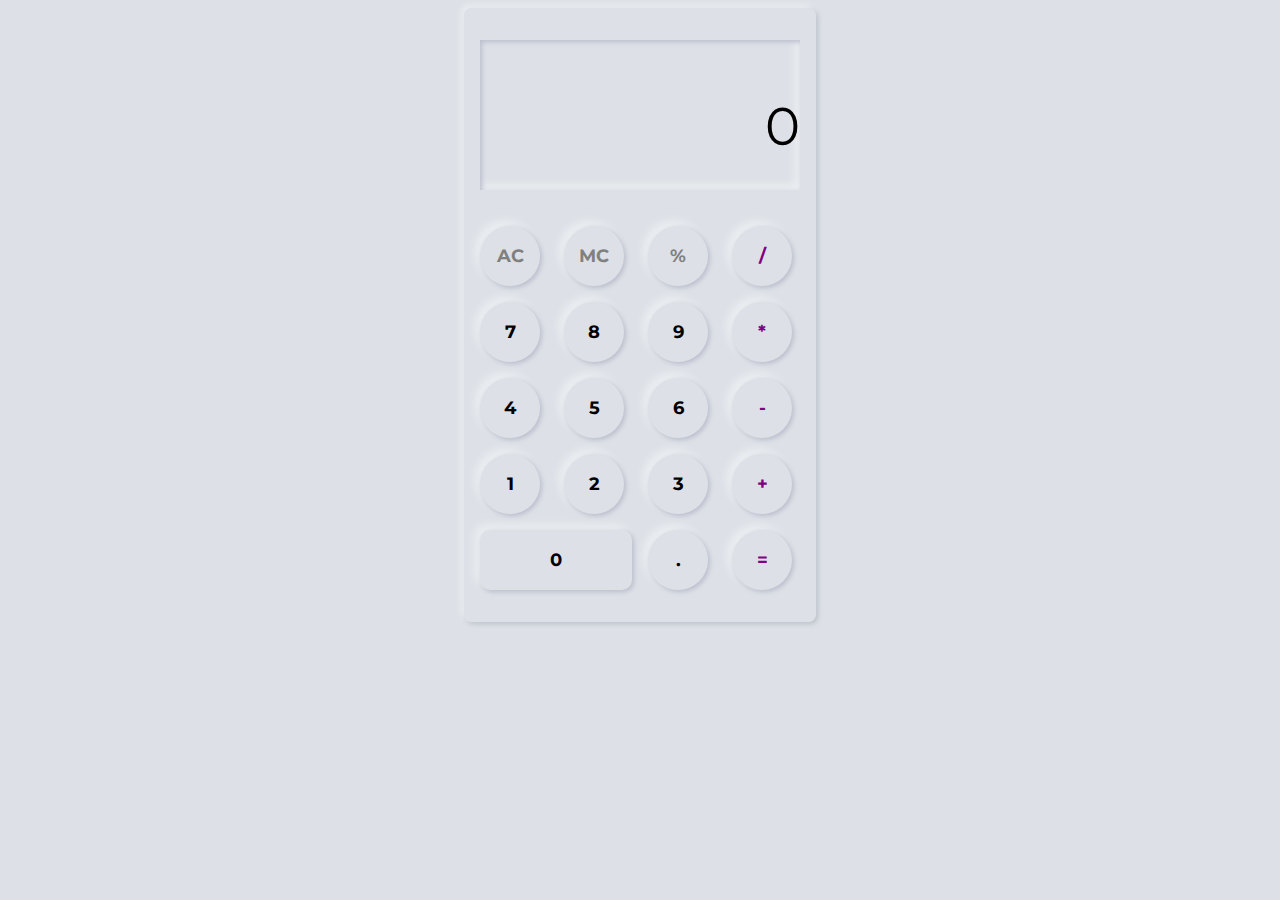
<file: Calculator/index.html>
<!DOCTYPE html>
<html lang="en">
  <head>
    <meta charset="UTF-8" />
    <meta name="viewport" content="width=device-width, initial-scale=1.0" />
    <link rel="stylesheet" href="style.css" />
    <title>Calculator</title>
  </head>
  <body>
    <div class="container">
      <!-- Result Box -->
      <div class="result">
        <p id="result-box">0</p>
      </div>

      <!-- All Button -->
      <div class="buttons">
        <div class="button action-btn" id="clear">AC</div>
        <div class="button action-btn">MC</div>
        <div class="button num-button action-btn">%</div>
        <div class="button num-button calc-action-btn">/</div>
        <div class="button num-button seven">7</div>
        <div class="button num-button eight">8</div>
        <div class="button num-button nine">9</div>
        <div class="button num-button calc-action-btn">*</div>
        <div class="button num-button four">4</div>
        <div class="button num-button five">5</div>
        <div class="button num-button six">6</div>
        <div class="button num-button calc-action-btn">-</div>
        <div class="button num-button one">1</div>
        <div class="button num-button two">2</div>
        <div class="button num-button three">3</div>
        <div class="button num-button calc-action-btn">+</div>
        <div class="button num-button zero">0</div>
        <div class="button num-button point">.</div>
        <div class="button calc-action-btn" id="total">=</div>
      </div>
    </div>

    <!-- Partial -->
    <script src="https://cdnjs.cloudflare.com/ajax/libs/gsap/3.1.1/gsap.min.js"></script>
    <script src="script.js"></script>
  </body>
</html>
</file>
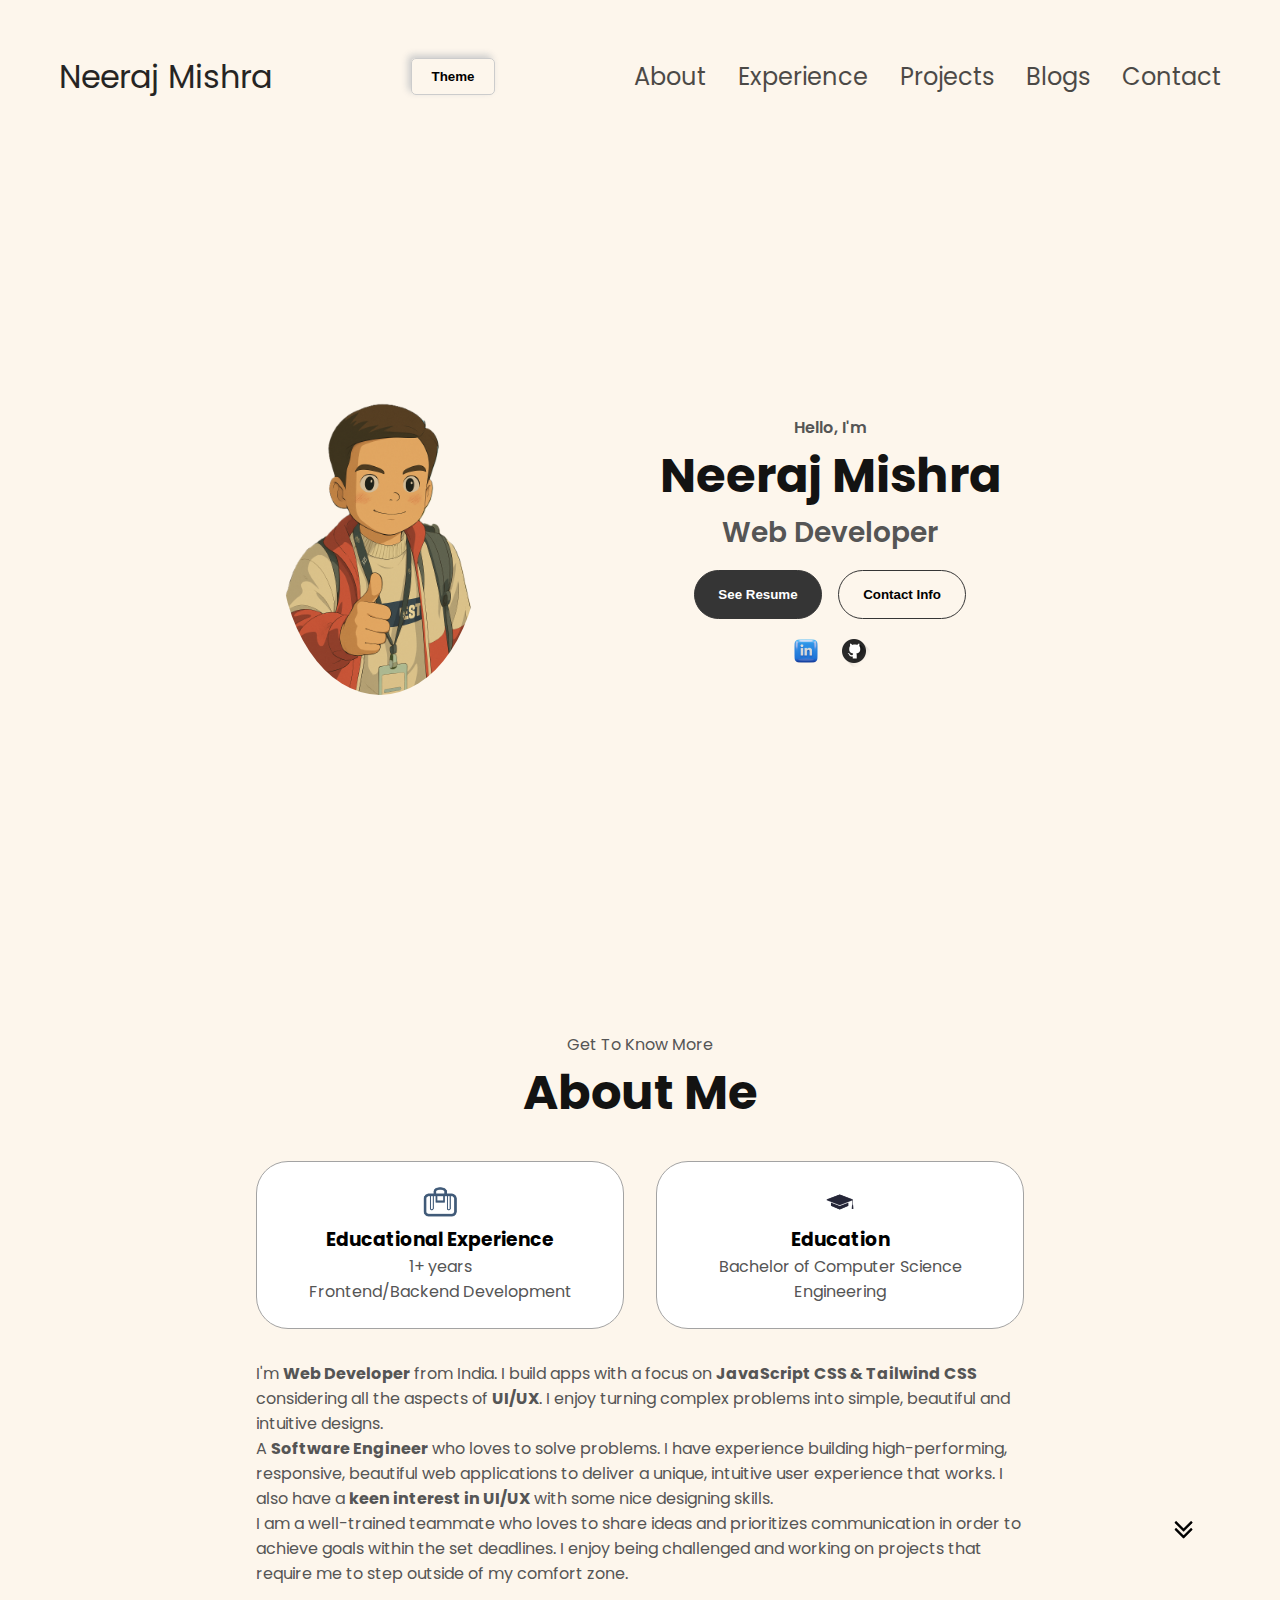
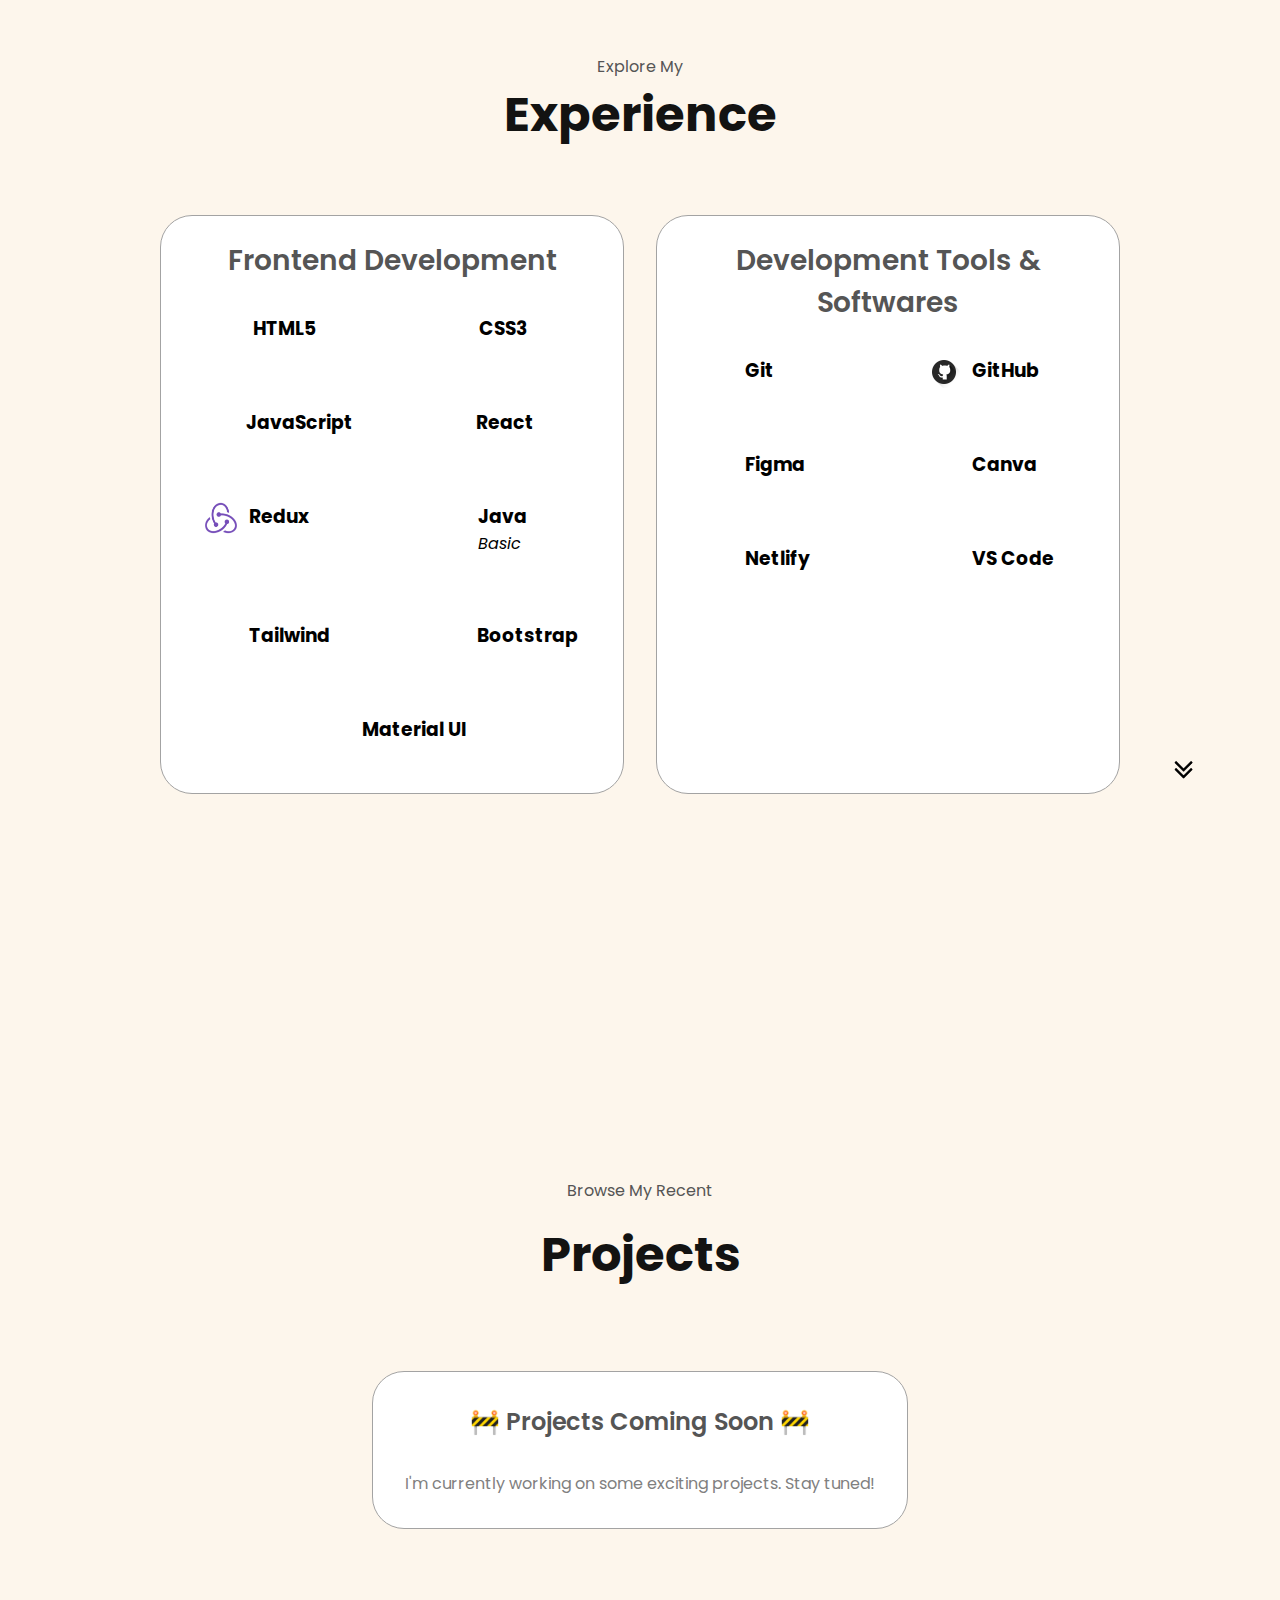
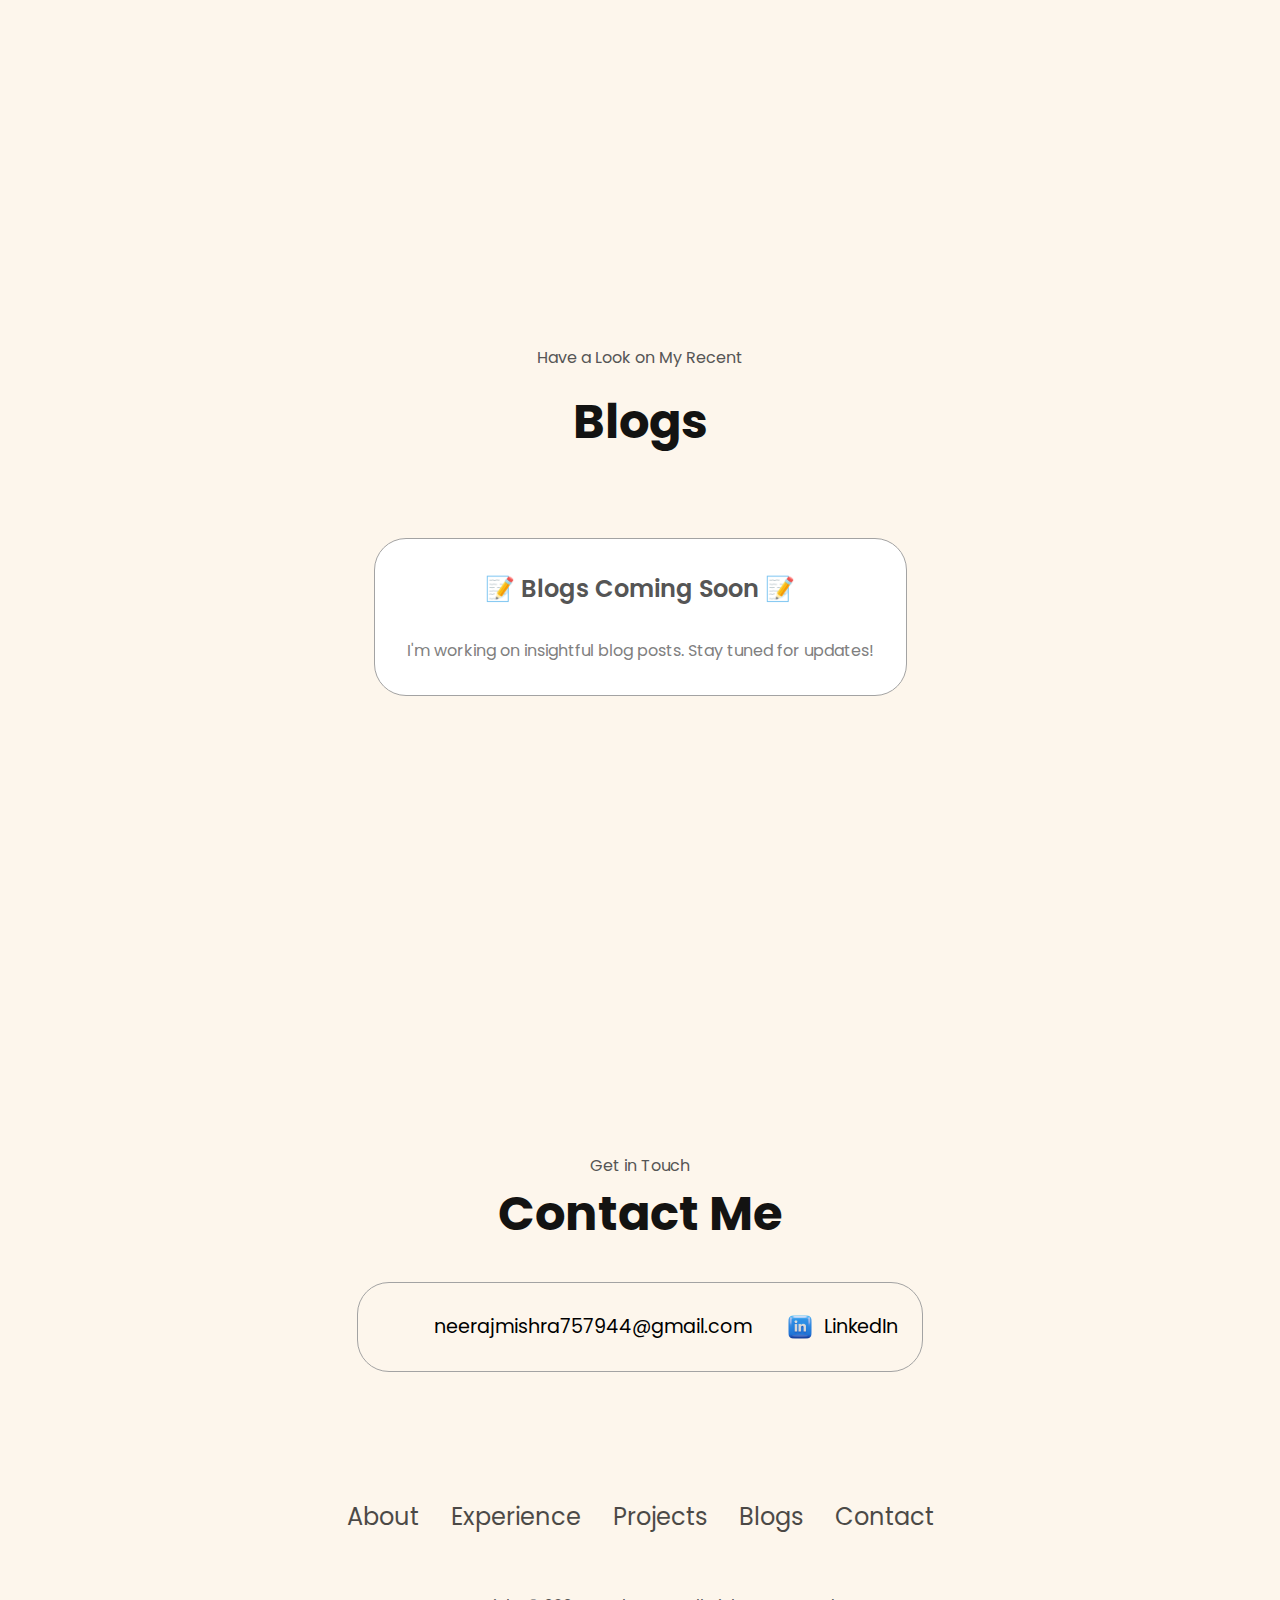
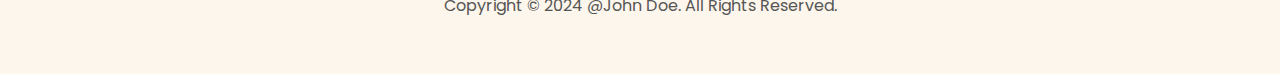
<file: Portfolio/index.html>
<!DOCTYPE html>
<html lang="en">
  <head>
    <meta charset="UTF-8" />
    <meta name="viewport" content="width=device-width, initial-scale=1.0" />
    <title>Personal Portfolio</title>
    <link rel="stylesheet" href="style.css" />
  </head>
  <body>
    <nav id="desktop-nav">
    <div class="logo">Neeraj Mishra</div>
    <button class="theme">Theme</button>
    <div>
        <ul class="nav-links">
            <li><a href="#about">About</a></li>
            <li><a href="#experience">Experience</a></li>
            <li><a href="#projects">Projects</a></li>
            <li><a href="#blogs">Blogs</a></li>
            <li><a href="#contact">Contact</a></li>
        </ul>
    </div>
</nav>
<nav id="hamburger-nav">
    <div class="logo">Neeraj Mishra</div>
    <button class="theme">Theme</button>
    <div class="hamburger-menu">
        <div class="hamburger-icon" onclick="toggleMenu()">
            <span></span>
            <span></span>
            <span></span>
        </div>
        <div class="menu-links">
            <li><a href="#about">About</a></li>
            <li><a href="#experience">Experience</a></li>
            <li><a href="#projects">Projects</a></li>
            <li><a href="#blogs">Blogs</a></li>
            <li><a href="#contact">Contact</a></li>
        </div>
    </div>
</nav>
<section id="profile">
    <div class="section__pic-container">
        <img decoding="async" id="profile1" src="./assets/profilephoto.png" alt="Neeraj Mishra's profile picture" title="Neeraj Mishra" />
    </div>
    <div class="section__text">
        <p class="section__text__p1">Hello, I'm</p>
        <h1 class="title">Neeraj Mishra</h1>
        <p class="section__text__p2">Web Developer</p>
        <div class="btn-container">
            <a href="" target="_blank" rel="nofollow noopener">
                <button class="btn btn-color-1">
                    See Resume

                </button>
            </a>
            <a href="tel:+917534024819" target="_blank">
                <button class="btn btn-color-2">
                Contact Info
                </button>
            </a>           
        </div>
        <div id="socials-container">
            <a target="_blank" href="https://www.linkedin.com/" rel="nofollow noopener">
                <img decoding="async" src="./assets/linkedin.png" alt="My LinkedIn profile" class="icon" />
            </a>

            <a target="_blank" href="https://github.com/" rel="nofollow noopener">
                <img decoding="async" src="./assets/github.png" alt="My Github profile" class="icon" />
            </a>
        </div>
    </div>
</section>
<section id="about">
    <p class="section__text__p1">Get To Know More</p>
    <h1 class="title" id="aboutTitle">About Me</h1>
    <div class="section-container">

        <div class="about-details-container">
            <div class="about-containers">
                <div class="details-container">
                    <img decoding="async" src="./assets/experience.png" alt="Experience icon" class="icon" />
                    <h3>Educational Experience</h3>
                    <p>1+ years <br />Frontend/Backend Development</p>
                </div>
                <div class="details-container">
                    <img decoding="async" src="./assets/education.png" alt="Education icon" class="icon" />
                    <h3>Education</h3>
                    <p>Bachelor of Computer Science Engineering<br /></p>
                </div>
            </div>
            <div class="text-container">
                <p><span class="highlight"></span>                  
                   <p>
                    I'm <span class="highlight">Web Developer</span> from India. I build apps with
                    a focus on <span class="highlight">JavaScript CSS &amp; Tailwind CSS</span> considering
                    all the aspects of <span class="highlight">UI/UX</span>. I enjoy turning complex problems into
                    simple, beautiful and intuitive designs.
                    </p>

                    <p>
                    A <span class="highlight">Software Engineer</span> who loves to solve problems.
                    I have experience building high-performing, responsive, beautiful web applications to
                    deliver a unique, intuitive user experience that works. I also have a
                    <span class="highlight">keen interest in UI/UX</span> with some nice designing skills.
                    </p>

                    <p>
                    I am a well-trained teammate who loves to share ideas and prioritizes communication
                    in order to achieve goals within the set deadlines. I enjoy being challenged and
                    working on projects that require me to step outside of my comfort zone.
                  </p>
                </p>
            </div>
        </div>
    </div>
    <img decoding="async" src="./assets/arrow.png" alt="Arrow icon" class="icon arrow" />
</section>
<section id="experience">
    <p class="section__text__p1">Explore My</p>
    <h1 class="title">Experience</h1>
    <div class="experience-details-container">
        <div class="about-containers">
            <div class="details-container">
                <h2 class="experience-sub-title">Frontend Development</h2>
                <div class="article-container">
                    <article>
                        <img decoding="async" src="./assets/html.png" alt="Experience icon" class="icon" />
                        <div>
                            <h3>HTML5</h3>
                            <p>Experienced</p>
                        </div>
                    </article>
                    <article>
                        <img decoding="async" src="./assets/css.png" alt="Experience icon" class="icon" />
                        <div>
                            <h3>CSS3</h3>
                            <p>Experienced</p>
                        </div>
                    </article>
                    <article>
                        <img decoding="async" src="./assets/javscript.png" alt="Experience icon" class="icon" />
                        <div>
                            <h3>JavaScript</h3>
                            <p>Experienced</p>
                        </div>
                    </article>
                    <article>
                        <img decoding="async" src="./assets/react.png" alt="Experience icon" class="icon" />
                        <div>
                            <h3>React</h3>
                            <p>Intermediate</p>
                        </div>
                    </article>
                    <article>
                        <img decoding="async" src="./assets/redux.png" alt="Experience icon" class="icon" />
                        <div>
                            <h3>Redux</h3>
                            <p>Intermediate</p>
                        </div>
                    </article>
                    <article>
          <img decoding="async" src="./assets/java.png" alt="Experience icon" class="icon" />
          <div>
            <h3>Java</h3>
            <i>Basic</i>
            <p>Intermediate</p>
          </div>
        </article> 
                    <article>
                        <img decoding="async" src="./assets/tailwind.png" alt="Experience icon" class="icon" />
                        <div>
                            <h3>Tailwind </h3>
                            <p>Intermediate</p>
                        </div>
                    </article>
                    <article>
                        <img decoding="async" src="./assets/bootstrap.png" alt="Experience icon" class="icon" />
                        <div>
                            <h3>Bootstrap </h3>
                            <p>Intermediate</p>
                        </div>
                    </article>                   

                    <article>
                        <img decoding="async" src="./assets/material ui.png" alt="Experience icon" class="icon" />
                        <div>
                            <h3>Material UI</h3>
                            <p>Intermediate</p>
                        </div>
                    </article>
                </div>
            </div>
            <div class="details-container">
                <h2 class="experience-sub-title">Development Tools &amp; Softwares</h2>
                <div class="article-container">
                     
                    <article>
                        <img decoding="async" src="./assets/git.png" alt="Experience icon" class="icon" />
                        <div>
                            <h3>Git</h3>
                            <p>Intermediate</p>
                        </div>
                    </article>
                    <article>
                        <img decoding="async" src="./assets/github.png" alt="Experience icon" class="icon" />
                        <div>
                            <h3>GitHub</h3>
                            <p>Intermediate</p>
                        </div>
                    </article>
                    <article>
                        <img decoding="async" src="./assets/figma.png" alt="Experience icon" class="icon" />
                        <div>
                            <h3>Figma</h3>
                            <p>Intermediate</p>
                        </div>
                    </article>
                    <article>
                        <img decoding="async" src="./assets/canva.png" alt="Experience icon" class="icon" />
                        <div>
                            <h3>Canva</h3>
                            <p>Intermediate</p>
                        </div>
                    </article>
                    <article>
                        <img decoding="async" src="./assets/netlify.png" alt="Experience icon" class="icon" />
                        <div>
                            <h3>Netlify</h3>
                            <p>Intermediate</p>
                        </div>
                    </article>
                    <article id="lastSkill">
                        <img decoding="async" src="./assets/vscode.png" alt="Experience icon" class="icon" />
                        <div>
                            <h3>VS Code</h3>
                            <p>Intermediate</p>
                        </div>
                    </article>


                </div>
            </div>
        </div>
    </div>
    <img decoding="async" src="./assets/arrow.png" alt="Arrow icon" class="icon arrow" />
</section>

<!-- project section  -->

<section id="projects">
    <p class="section__text__p1">Browse My Recent</p>
    <h1 class="title">Projects</h1>
    <div class="experience-details-container">
        <div class="about-containers">
            <div class="details-container color-container" style="text-align: center; padding: 2rem;">
                <h2 class="experience-sub-title project-title" style="font-size: 1.5rem;">🚧 Projects Coming Soon 🚧</h2>
                <p style="font-size: 1rem; color: gray;">I'm currently working on some exciting projects. Stay tuned!</p>
            </div>
        </div>
    </div>  
    <img decoding="async" src="./assets/arrow.png" alt="Arrow icon" class="icon arrow" />
</section>

<!-- blog section  -->

<section id="blogs">
    <p class="section__text__p1">Have a Look on My Recent</p>
    <h1 class="title">Blogs</h1>
    <div class="experience-details-container">
        <div class="about-containers">
            <div class="details-container color-container" style="text-align: center; padding: 2rem;">
                <h2 class="experience-sub-title project-title" style="font-size: 1.5rem;">📝 Blogs Coming Soon 📝</h2>
                <p style="font-size: 1rem; color: gray;">I'm working on insightful blog posts. Stay tuned for updates!</p>
            </div>
        </div>
    </div>
    <img decoding="async" src="./assets/arrow.png" alt="Arrow icon" class="icon arrow" />
</section>


<!-- contact section  -->

<section id="contact">
    <p class="section__text__p1">Get in Touch</p>
    <h1 class="title">Contact Me</h1>
    <div class="contact-info-upper-container">
        <div class="contact-info-container">
            <img decoding="async" src="./assets/gmail.png" alt="Email icon" class="icon contact-icon email-icon" />
            <p><a href="mailto:johndoe123@gmail.com">neerajmishra757944@gmail.com</a></p>
        </div>
        <div class="contact-info-container">
            <img decoding="async" src="./assets/linkedin.png" alt="LinkedIn icon" class="icon contact-icon" />
            <p><a target="_blank" href="https://www.linkedin.com/" rel="nofollow noopener">LinkedIn</a></p>
        </div>
    </div>
</section>

<!-- footer section  -->

<footer>
    <nav>
        <div class="nav-links-container">
            <ul class="nav-links">
                <li><a href="#about">About</a></li>
                <li><a href="#experience">Experience</a></li>
                <li><a href="#projects">Projects</a></li>
                <li><a href="#blogs">Blogs</a></li>
                <li><a href="#contact">Contact</a></li>
            </ul>
        </div>
    </nav>
    <p>Copyright &#169; 2024 @John Doe. All Rights Reserved.</p>
    <script src="script.js"></script>
  </body>
</html>
</file>
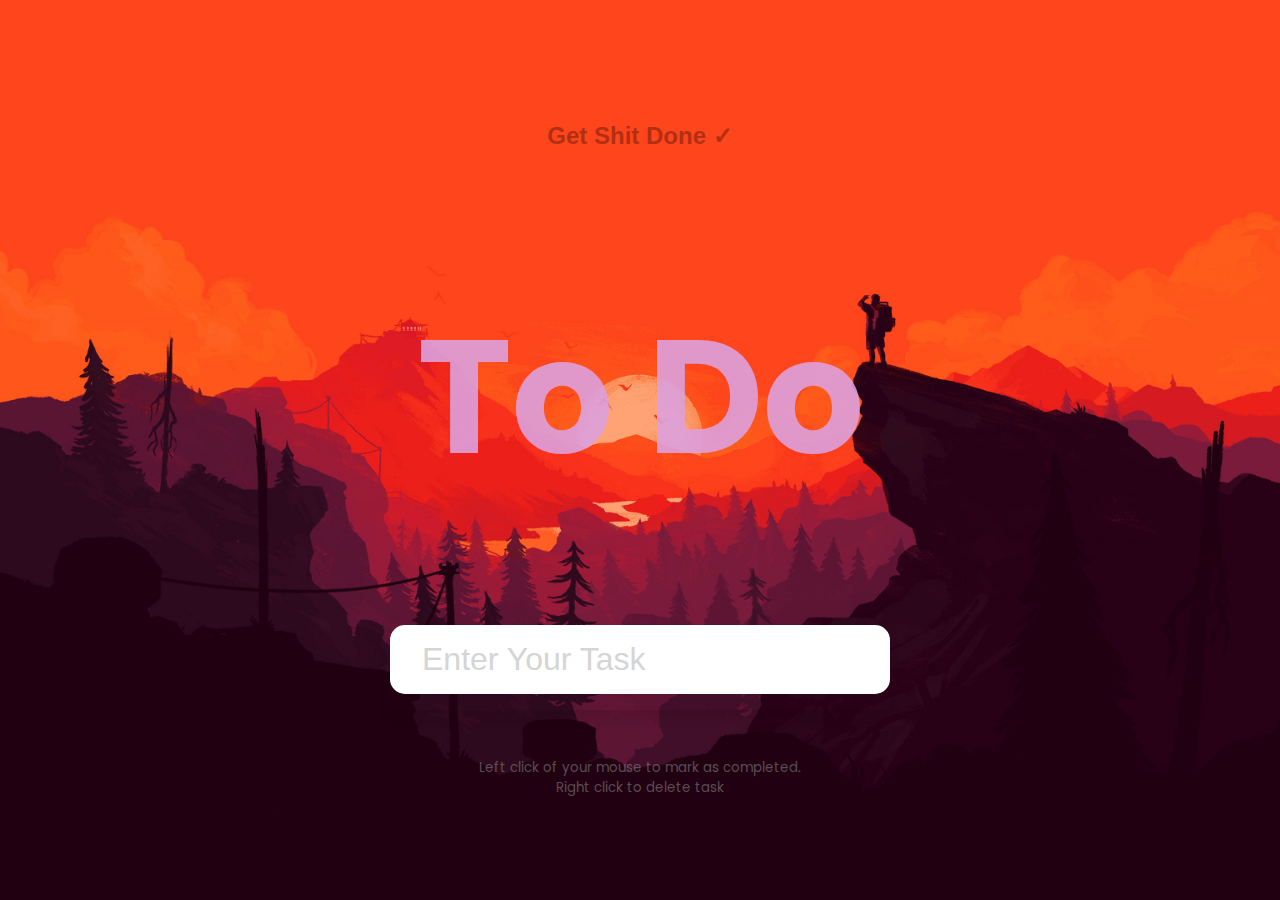
<file: To do list/index.html>
<!DOCTYPE html>
<html lang="en">
  <head>
    <meta charset="UTF-8" />
    <meta name="viewport" content="width=device-width, initial-scale=1.0" />
    <link rel="stylesheet" href="style.css" />
    <title>Todo List</title>
  </head>
  <body>
    <div class="thought"><h2>Get Shit Done &check;</h2></div>
    <h1>To Do</h1>
    <form id="form">
      <input
        type="text"
        class="input"
        id="input"
        placeholder="Enter Your Task"
        autocomplete="off"
      />

      <ul class="todos" id="todos"></ul>
    </form>
    <small
      >Left click of your mouse to mark as completed.<br />
      Right click to delete task</small
    >

    <script src="script.js"></script>
  </body>
</html>
</file>
<file: Calculator/style.css>
@import url('https://fonts.googleapis.com/css?family=Montserrat&display=swap');

body {
  background: linear-gradient(to left top, #dde1e7, #dde1e7);
  font-family: 'Montserrat', sans-serif;
}

.container {
  background: linear-gradient(to left top, #dde1e7, #dde1e7);
  width: 320px;
  height: 550px;
  border-radius: 0.5em;
  box-shadow: -3px -3px 7px #ffffff73, 2px 2px 5px rgba(94, 104, 121, 0.288);
  margin: 0 auto;
  padding: 32px 16px;
  display: flex;
  flex-direction: column;
  justify-content: space-between;
}

.container .result {
  width: 100%;
  height: 150px;
  box-shadow: inset 2px 2px 5px #babecc, inset -5px -5px 10px #ffffff73;
}

.container .result p {
  font-size: 40pt;
  overflow-y: auto;
  text-align: right;
}

.container .buttons {
  display: grid;
  grid-template-columns: repeat(4, 1fr);
  grid-gap: 1em;
}
.container .buttons .button,
.container .buttons.num-button {
  cursor: grab;
  text-align: center;
  font-weight: bold;
  width: 60px;
  font-size: 18px;
  height: 60px;
  display: grid;
  place-content: center;
  border-radius: 50%;
  box-shadow: 2px 2px 5px #babecc, -5px -5px 10px #ffffff73;
}

.button:hover {
  color: #3498db;
}

.container .buttons .zero {
  grid-column: 1/3;
  width: 100%;
  font-size: 18px;
  border-radius: 10px;
  box-shadow: 2px 2px 5px #babecc, -5px -5px 10px #ffffff73;
}

.action-btn {
  color: grey;
  font-weight: bold;
}

.calc-action-btn {
  color: purple;
  font-size: 20px;
  font-weight: bolder;
}
</file>
<file: Portfolio/style.css>
@import url('https://fonts.googleapis.com/css2?family=Poppins:wght@300;400;500;600&amp;display=swap');
* {
  margin: 0;
  padding: 0;
}

body {
  font-family: 'Poppins', sans-serif;
  overflow-x: hidden;
  background: linear-gradient(to left top, #fdf6ec, #fdf6ec);
  color: black;
  transition: all o.3s ease;
  /* font-family: 'Nunito', sans-serif; */
}

button.theme {
  padding: 10px 20px;
  font-weight: bold;
  cursor: pointer;
  margin: 20px;
  background: linear-gradient(to left top, #fdf6ec, #fdf6ec);
  border: 1px solid #ccc;
  border-radius: 5px;
  box-shadow: -3px -3px 7px #ccc, 2px 2px 5px #fdf6ec;
}

.theme p {
  font-size: 20px;
}

body.dark-mode {
  background: linear-gradient(to left top, #1e1e2f, #1e1e2f);
  color: #a259ff;
}

body.dark-mode .theme {
  background: linear-gradient(to left top, #3f8efc, #3f8efc);
  color: white;
  border-color: #666;
}

body.dark-mode .nav-links a {
  color: #3f8efc;
}

body.dark-mode .nav-links a:hover {
  color: grey;
  text-decoration: underline;
  text-underline-offset: 1rem;
  text-decoration-color: rgb(181, 181, 181);
}

body.dark-mode p {
  color: #2ec4b6;
}

body.dark-mode .contact-info-container p a {
  color: #2ec4b6;
}

html {
  scroll-behavior: smooth;
}

p {
  color: rgb(85, 85, 85);
}

p.dark-mode {
  color: #2ec4b6;
}

/* TRANSITION */

a,
.btn {
  transition: all 300ms ease;
}

/* DESKTOP NAV */

nav,
.nav-links {
  display: flex;
}

nav {
  justify-content: space-around;
  align-items: center;
  height: 17vh;
}

.nav-links {
  gap: 2rem;
  list-style: none;
  font-size: 1.5rem;
  opacity: 0.7;
}

a {
  color: black;
  text-decoration: none;
  text-decoration-color: white;
}

a:hover {
  color: grey;
  text-decoration: underline;
  text-underline-offset: 1rem;
  text-decoration-color: rgb(181, 181, 181);
}

.logo {
  font-size: 2rem;
  opacity: 0.85;
  /* text-shadow: -3px -3px 7px rgb(145, 235, 142), 2px 2px 5px rgb(192, 141, 237);
 */
}

.logo:hover {
  cursor: default;
}

/* HAMBURGER MENU */

#hamburger-nav {
  display: none;
}

.hamburger-menu {
  position: relative;
  display: inline-block;
}

.hamburger-icon {
  display: flex;
  flex-direction: column;
  justify-content: space-between;
  height: 24px;
  width: 30px;
  cursor: pointer;
}

.hamburger-icon span {
  width: 100%;
  height: 2px;
  background-color: black;
  transition: all 0.3 ease-in-out;
}

.menu-links {
  position: absolute;
  top: 100%;
  right: 0;
  width: fit-content;
  max-height: 0;
  overflow: hidden;
  transition: all 0.3 ease-in-out;
}

.menu-links a {
  display: block;
  padding: 10px;
  text-align: center;
  text-shadow: -3px -3px 7px rgb(182, 143, 216), 2px 2px 5px rgb(170, 225, 144);
  font-size: 1.5rem;
  color: black;
  text-decoration: none;
  transition: all 0.3 ease-in-out;
}

.menu-links li {
  list-style: none;
}

.menu-links.open {
  max-height: 300px;
}

.hamburger-icon.open span:first-child {
  transform: rotate(45deg) translate(10px, 5px);
}

.hamburger-icon.open span:nth-child(2) {
  opacity: 0;
}

.hamburger-icon.open span:last-child {
  transform: rotate(-45deg) translate(10px, -5px);
}

.hamburger-icon span:first-child {
  transform: none;
}

.hamburger-icon span:first-child {
  opacity: 1;
}

.hamburger-icon span:first-child {
  transform: none;
}

/* SECTIONS */

section {
  padding-top: 4vh;
  min-height: 96vh;
  margin: 0 10rem;
  box-sizing: border-box;
  min-height: fit-content;
}

.section-container {
  display: flex;
}

/* PROFILE SECTION */

#profile {
  display: flex;
  justify-content: center;
  gap: 5rem;
  height: 80vh;
}
#profile1 {
  border-radius: 50%;
  /* box-shadow: -3px -3px 7px rgb(168, 236, 221), 2px 2px 5px rgb(162, 230, 131); */
  /* width: 23rem;
  height: 23rem; */
}

.section__pic-container {
  display: flex;
  height: 300px;
  width: 300px;
  margin: auto 0;
}

.section__text {
  align-self: center;
  text-align: center;
}

.section__text p {
  font-weight: 600;
}

.section__text__p1 {
  text-align: center;
}

.section__text__p2 {
  font-size: 1.75rem;
  margin-bottom: 1rem;
}

.title {
  font-size: 3rem;
  text-align: center;
  opacity: 0.92;
  /* margin-bottom: 2rem; */
}

#socials-container {
  display: flex;
  justify-content: center;
  margin-top: 1rem;
  gap: 1rem;
}

/* ICONS */

.icon {
  cursor: pointer;
  height: 2rem;
  /* opacity: ; */
}

/* BUTTONS */

.btn-container {
  display: flex;
  justify-content: center;
  gap: 1rem;
}

.btn {
  font-weight: 600;
  transition: all 300ms ease;
  padding: 1rem;
  width: 8rem;
  border-radius: 2rem;
  /* font-weight: normal; */
}
a .btn {
  font-weight: 600;
  transition: all 300ms ease;
  padding: 1rem;
  width: 8rem;
  border-radius: 2rem;
}

.btn-color-1,
.btn-color-2 {
  border: rgb(53, 53, 53) 0.1rem solid;
}

.btn-color-1:hover,
.btn-color-2:hover {
  cursor: pointer;
}

.btn-color-1,
.btn-color-2:hover {
  background: rgb(53, 53, 53);
  color: white;
}

.btn-color-1:hover {
  background: none;
  color: black;
}

body.dark-mode .btn-color-1 {
  background: #3f8efc;
  color: #666;
}

body.dark-mode .btn-color-2:hover {
  background: #3f8efc;
  color: #666;
}

body.dark-mode .btn-color-1:hover {
  background: #2ec4b6;
  color: white;
}

body.dark-mode .btn-color-2 {
  background: #2ec4b6;
  color: white;
}

.btn-color-2 {
  background: none;
}

.btn-color-2:hover {
  border: rgb(255, 255, 255) 0.1rem solid;
}

.btn-container {
  gap: 1rem;
}

/* ABOUT SECTION */

#about {
  position: relative;
}

.about-containers {
  gap: 2rem;
  margin-bottom: 2rem;
  margin-top: 2rem;
  /* width: 100%; */
}

.about-details-container {
  justify-content: center;
  flex-direction: column;
  width: 60vw;
  margin: auto;
}

.about-containers,
.about-details-container {
  display: flex;
  /* width: 80vw; */
}

.about-pic {
  border-radius: 2rem;
}

.arrow {
  position: absolute;
  right: -5rem;
  bottom: 2.5rem;
}

.details-container {
  padding: 1.5rem;
  flex: 1;
  background: white;
  border-radius: 2rem;
  border: rgb(53, 53, 53) 0.1rem solid;
  border-color: rgb(163, 163, 163);
  text-align: center;
}

.section-container {
  gap: 4rem;
  height: 80%;
}

/* .section__pic-container {
  height: 400px;
  width: 400px;
  margin: auto 0;
} */

/* EXPERIENCE SECTION */

#experience {
  position: relative;
  margin-bottom: 3rem;
  margin-top: 5rem;
}

.experience-sub-title {
  color: rgb(85, 85, 85);
  font-weight: 600;
  font-size: 1.75rem;
  margin-bottom: 2rem;
}

.experience-details-container {
  display: flex;
  justify-content: center;
  flex-direction: column;
}

.article-container {
  display: flex;
  text-align: left;
  flex-wrap: wrap;
  flex-direction: row;
  gap: 2.5rem;
  margin: auto;
  /* margin: 0 3rem; */
  justify-content: space-around;
}

article {
  display: flex;
  width: 10rem;
  justify-content: space-around;
  /* margin-left: 1rem;
  /* gap: 0.5rem; */
}

article .icon {
  cursor: default;
}
article p {
  visibility: hidden;
}

/* PROJECTS SECTION  NOT FOR NOW */

/* #projects {
  position: relative;
  margin-bottom: 2rem;
}

.color-container {
  border-color: rgb(163, 163, 163);
  background: rgb(250, 250, 250);
} */

/* #projects .about-containers {
  display: flex;
  justify-content: center;
  align-items: center;
  flex-wrap: wrap;
  padding: 0;
  margin: 0;
}

#projects .experience-details-container {
  padding: 0;
  margin: 0;
}

#projects .details-container {
  margin: 1rem 0;
  padding: 1.5rem;
  max-width: 500px;
  border-radius: 16px;
  background: white;
  text-align: center;
  box-shadow: 0 0 10px rgba(0, 0, 0, 0.08);
}

#projects {
  margin-bottom: 0; /* Remove unnecessary gap */
/* } 

section #projects {
  height: 10vh;
} */

/* BLOG NOT FOR NOW */

/* #blogs {
  margin-top: 0px;
}

.color-container {
  border-color: rgb(163, 163, 163);
  background: rgb(250, 250, 250);
} */

/* section#blogs {
  height: 10vh;
}

#blogs {
  margin-top: 0;
  margin-bottom: 0;
}

#blogs .about-containers {
  display: flex;
  justify-content: center;
  align-items: center;
  flex-wrap: wrap;
  padding: 0;
  margin: 0;
}

#blogs .experience-details-container {
  padding: 0;
  margin: 0;
}

#blogs .details-container {
  margin: 1rem 0;
  padding: 1.5rem;
  max-width: 500px;
  border-radius: 16px;
  background: white;
  text-align: center;
} */

/* CURRENTLY USED PROJECTS AND BLOGS STYLE*/

#projects,
#blogs {
  display: flex;
  flex-direction: column;
  justify-content: flex-start; /* or center if you want vertical centering */
  align-items: center;
  padding: 2rem 1rem;
  gap: 1rem; /* optional spacing between items */
}

/* CONTACT */

#contact {
  display: flex;
  justify-content: center;
  flex-direction: column;
  height: 40vh;
}

.contact-info-upper-container {
  display: flex;
  justify-content: center;
  border-radius: 2rem;
  border: rgb(53, 53, 53) 0.1rem solid;
  border-color: rgb(163, 163, 163);
  background: (250, 250, 250);
  margin: 2rem auto;
  padding: 0.5rem;
}

.contact-info-container {
  display: flex;
  align-items: center;
  justify-content: center;
  gap: 0.5rem;
  margin: 1rem;
}

.contact-info-container p {
  font-size: larger;
}

.contact-icon {
  cursor: default;
}

.email-icon {
  height: 2.5rem;
}

/* FOOTER SECTION */

footer {
  height: 26vh;
  margin: 0 1rem;
}

footer p {
  text-align: center;
}

.highlight {
  font-weight: bolder;
}

/* theme */
.dark-mode {
  background-color: rgb(43, 43, 43);
  color: #2ec4b6;
}

.whiteText {
  color: aliceblue;
}

@media screen and (max-width: 1400px) {
  #profile {
    height: 83vh;
    margin-bottom: 6rem;
    display: flex;
  }

  .about-containers {
    flex-wrap: wrap;
  }

  #experience,
  .experience-details-container {
    margin-top: 2rem;
    margin-bottom: 20rem;
  }
}

@media screen and (max-width: 1200px) {
  #desktop-nav {
    display: none;
  }

  @media (max-width: 768px) {
    #hamburger-nav.theme {
      display: flex;
    }
  }

  #hamburger-nav {
    display: flex;
  }

  #experience,
  .experience-details-container {
    margin-top: 2rem;
    margin-bottom: 1rem;
  }

  #profile,
  .section-container {
    display: block;
  }

  .arrow {
    display: none;
  }

  section,
  .section-container {
    height: fit-content;
  }

  section {
    margin: 0 5%;
  }

  .section__pic-container {
    width: 300px;
    height: 300px;
    margin: 0 auto 2rem;
  }

  .about-containers {
    margin-top: 0;
  }

  #aboutTitle {
    margin-bottom: 2rem;
  }
}

@media screen and (max-width: 600px) {
  /* body{
    background-color: aqua;
  } */
  #contact,
  footer {
    height: 40vh;
  }

  #profile {
    height: 83vh;
    margin-bottom: 0;
  }

  article {
    font-size: 1rem;
  }

  footer nav {
    height: fit-content;
    margin-bottom: 2rem;
  }

  .about-containers,
  .contact-info-upper-container,
  .btn-container {
    flex-wrap: wrap;
  }

  .contact-info-container {
    margin: 0;
  }

  .contact-info-container p,
  .nav-links li a {
    font-size: 1rem;
  }

  .experience-sub-title {
    font-size: 1.25rem;
  }

  .logo {
    font-size: 1.5rem;
  }

  .nav-links {
    flex-direction: column;
    gap: 0.5rem;
    text-align: center;
  }

  .section__pic-container {
    width: auto;
    height: 50vw;
    justify-content: center;
  }

  /* .section__pic-container {
    width: 300px;
    height: 300px;
    margin: 0 auto 2rem;
  } */
  .section__text__p2 {
    font-size: 1.25rem;
  }

  .about {
    margin-top: 5rem;
  }

  .title {
    font-size: 2rem;
    /* margin-bottom: 15rem; */
    /* margin-top: 4rem; */
  }

  #aboutTitle {
    margin-bottom: 2rem;
  }

  .text-container {
    text-align: justify;
    margin: none;
    padding: 0;
    /* width: 90vw; */
  }

  #projects {
    margin-bottom: 1rem;
  }
}
</file>
<file: To do list/style.css>
@import url('https://fonts.googleapis.com/css2?family=Poppins:wght@200;400&display=swap');

* {
  box-sizing: border-box;
}

body {
  background-image: url(wallpaper2.jpg);
  background-repeat: no-repeat;
  background-position: center center;
  background-size: cover;

  font-family: 'Poppins', sans-serif;
  display: flex;
  flex-direction: column;
  align-items: center;
  justify-content: center;
  height: 100vh;
  margin: 0;
}

h1 {
  color: plum;
  font-size: 10rem;
  text-align: center;
  opacity: 0.9;
}
.thought h2 {
  color: black;
  opacity: 0.3;
  font-family: 'Segoe UI', Tahoma, Geneva, Verdana, sans-serif;
}
form {
  box-shadow: 0 10px 10px rgba(26, 2, 2, 0.1);

  max-width: 100%;
  width: 500px;
}

.input {
  color: #444;
  font-size: 2rem;
  padding: 1rem 2rem;
  display: block;
  width: 100%;
  border-radius: 15px;
  border: none;
}

.input::placeholder {
  color: #d5d5d5;
}

.input:focus {
  outline-color: rgb(179, 131, 226);
}

ul {
  border-radius: 20px;
}

.todos {
  background-color: #fff;
  padding: 0;
  margin-top: 10px;
  list-style-type: none;
}

.todos li {
  /* border-top: 1px solid #e5e5e5; */
  cursor: pointer;
  font-size: 1.5rem;
  padding: 1rem 2rem;
}

.todos li.completed {
  color: #b6b6b6;
  text-decoration: line-through;
}

small {
  color: gray;
  margin-top: 3rem;
  text-align: center;
  opacity: 0.6;
}
</file>
